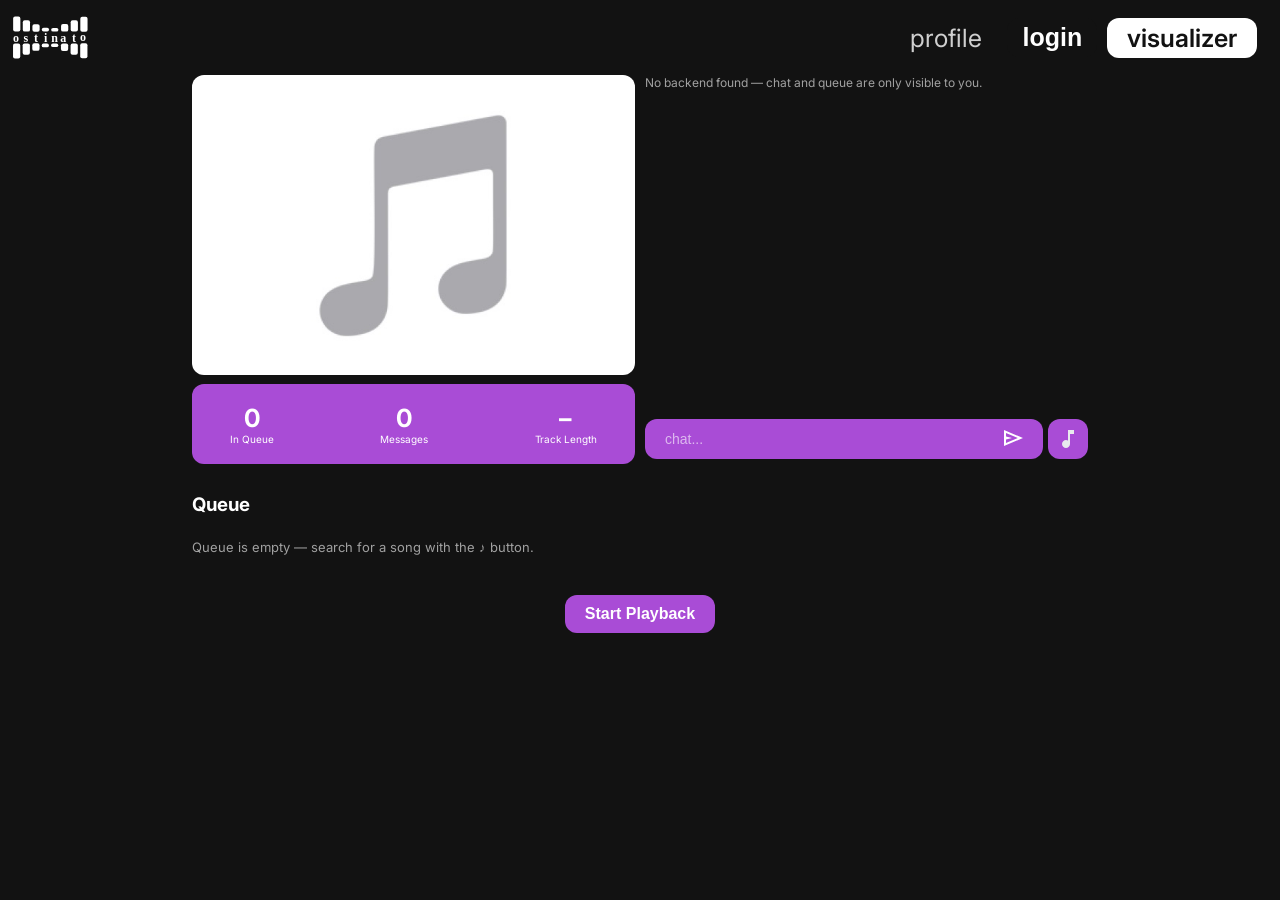
<file: index.html>
<!DOCTYPE html>
<html lang="en">
<head>
    <meta charset="UTF-8">
    <meta http-equiv="refresh" content="0; url=pages/landing/landing.html">
    <title>ostinato</title>
</head>
<body>
    <a href="pages/landing/landing.html">Go to ostinato</a>
</body>
</html>
</file>
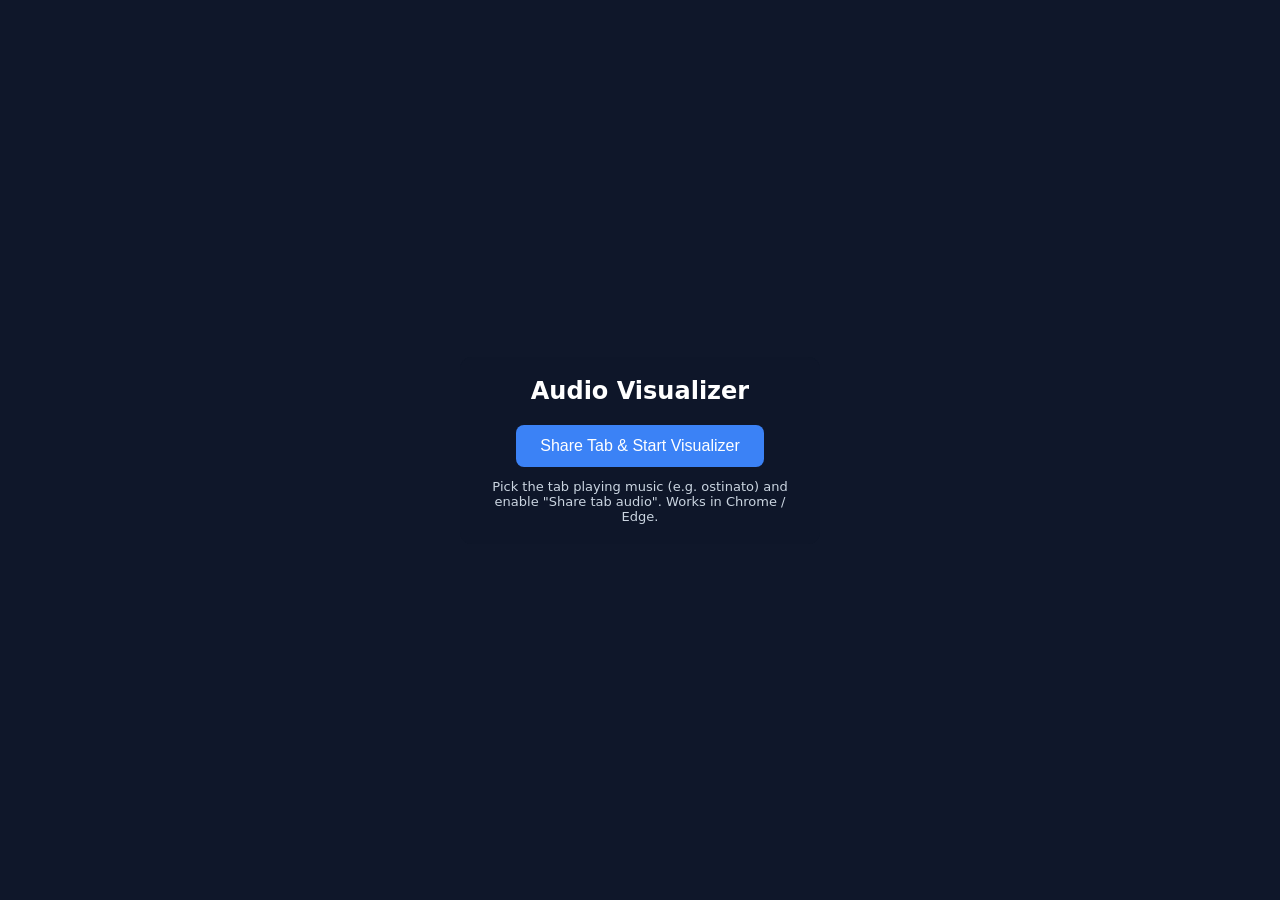
<file: visualizer/index.html>
<!DOCTYPE html>
<html lang="en">
<head>
    <meta charset="UTF-8">
    <meta name="viewport" content="width=device-width, initial-scale=1.0">
    <title>ostinato visualizer</title>
    <link rel="stylesheet" href="style.css">
</head>
<body>
    <canvas id="myCanvas"></canvas>
    <div class="controls">
        <h1>Audio Visualizer</h1>
        <button id="startButton" type="button">Share Tab &amp; Start Visualizer</button>
        <p id="hint" class="hint">Pick the tab playing music (e.g. ostinato) and enable "Share tab audio". Works in Chrome / Edge.</p>
    </div>
    <script src="visualizer.js"></script>
</body>
</html>
</file>
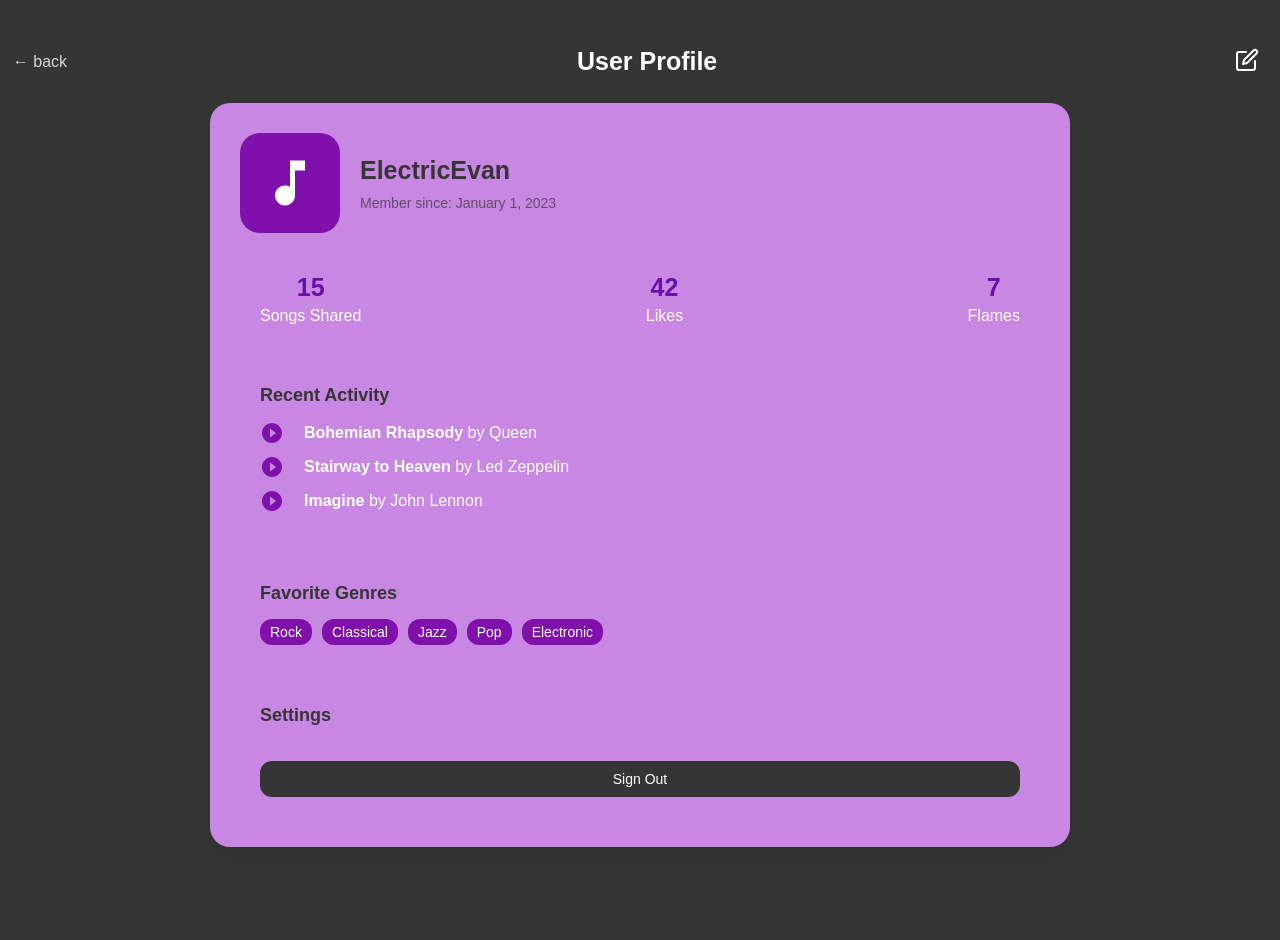
<file: pages/account/profile.html>
<!DOCTYPE html>
<html lang="en">
<head>
    <meta charset="UTF-8">
    <meta name="viewport" content="width=device-width, initial-scale=1.0">
    <title>User Profile - Music Share</title>
    <link rel="stylesheet" href="profile_styles.css">
</head>
<body>
    <header>
        <a href="../landing/landing.html" class="back-link">← back</a>
        <h1>User Profile</h1>
        <button id="edit-toggle" class="edit-button">
            <svg xmlns="http://www.w3.org/2000/svg" width="24" height="24" viewBox="0 0 24 24" fill="none" stroke="currentColor" stroke-width="2" stroke-linecap="round" stroke-linejoin="round">
                <path d="M11 4H4a2 2 0 0 0-2 2v14a2 2 0 0 0 2 2h14a2 2 0 0 0 2-2v-7"></path>
                <path d="M18.5 2.5a2.121 2.121 0 0 1 3 3L12 15l-4 1 1-4 9.5-9.5z"></path>
            </svg>
        </button>
    </header>
    <main>
        <div class="profile-header">
            <div class="profile-picture">
                <svg xmlns="http://www.w3.org/2000/svg" viewBox="0 0 24 24" width="60" height="60" fill="white">
                    <path d="M12 3v10.55c-.59-.34-1.27-.55-2-.55-2.21 0-4 1.79-4 4s1.79 4 4 4 4-1.79 4-4V7h4V3h-6z"/>
                </svg>
            </div>
            <div class="profile-info">
                <h2 id="username">Username</h2>
                <input type="text" id="username-edit" class="edit-field hidden" value="Username">
                <p>Member since: <span id="member-since">January 1, 2023</span></p>
            </div>
        </div>

        <div class="stats">
            <div class="stat">
                <div class="stat-value" id="songs-shared">0</div>
                <div>Songs Shared</div>
            </div>
            <div class="stat">
                <div class="stat-value" id="likes-received">0</div>
                <div>Likes</div>
            </div>
            <div class="stat">
                <div class="stat-value" id="flames-received">0</div>
                <div>Flames</div>
            </div>
        </div>

        <div class="recent-activity">
            <h3>Recent Activity</h3>
            <div id="activity-list"></div>
        </div>

        <div class="favorite-genres">
            <h3>Favorite Genres</h3>
            <div class="genre-list" id="genre-list"></div>
            <div id="genre-edit" class="edit-field hidden">
                <input type="text" id="new-genre" placeholder="Add new genre">
                <button id="add-genre-btn" type="button">Add Genre</button>
            </div>
        </div>

        <div class="settings">
            <h3>Settings</h3>
            <button id="sign-out-btn" class="sign-out-button">Sign Out</button>
        </div>

        <div id="edit-controls" class="hidden">
            <button id="save-changes">Save Changes</button>
            <button id="cancel-edit">Cancel</button>
        </div>
    </main>
    <script src="profile_script.js"></script>
</body>
</html>
</file>
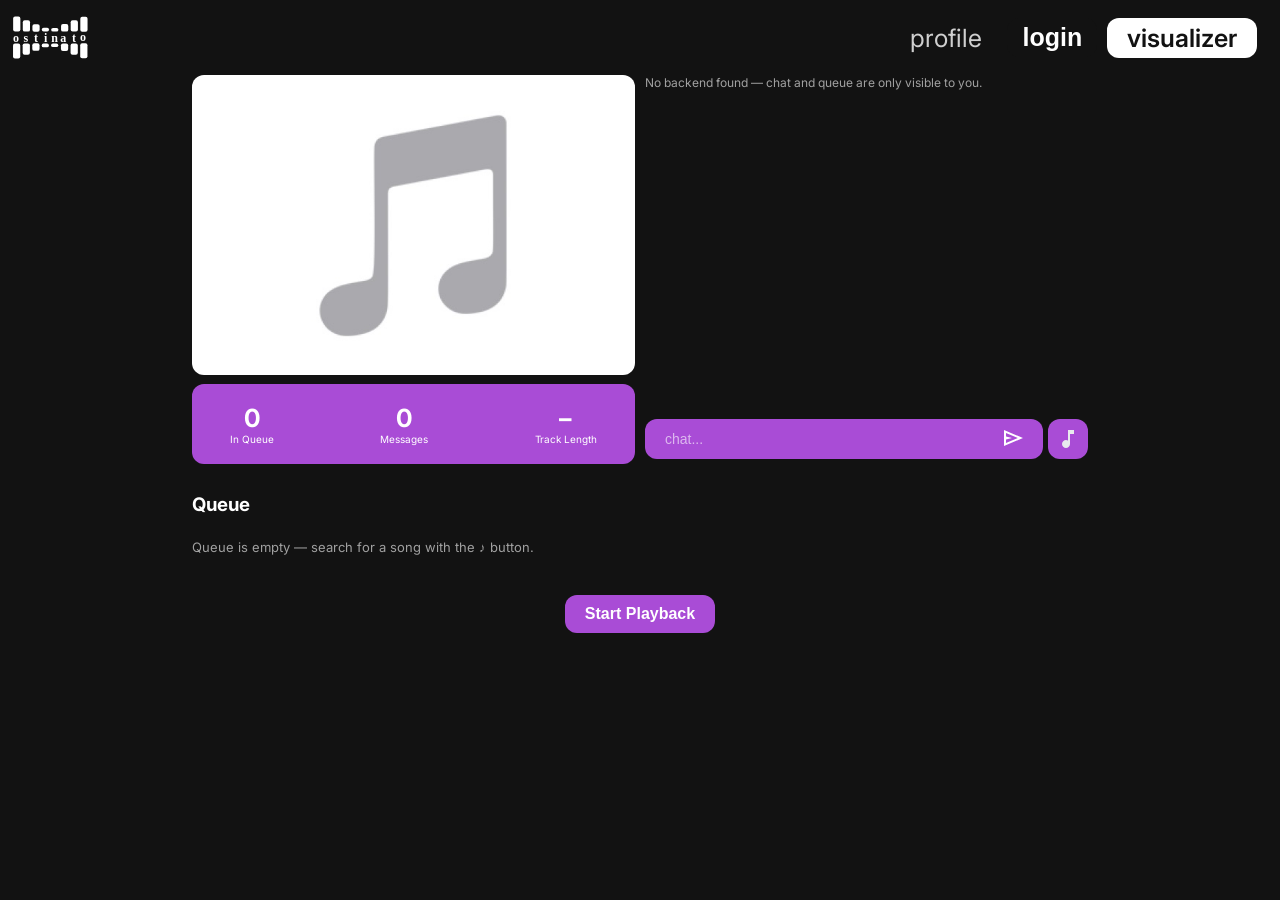
<file: pages/landing/landing.html>
<!DOCTYPE html>
<html lang="en">
  <head>
    <meta charset="UTF-8" />
    <meta name="viewport" content="width=device-width, initial-scale=1.0" />
    <title>ostinato</title>
    <link rel="stylesheet" href="landing.css" />
  </head>
  <body>
    <div id="navbar">
      <img src="../../resources/ostinato-logo.svg" alt="Ostinato Logo" class="logo" />
      <div class="login-x-join-button-wrapper">
        <a id="profile-link" class="nav-link" href="../account/profile.html">profile</a>
        <button class="login-button" type="button">
          <span>login</span>
        </button>
        <a href="../../visualizer/index.html" target="_blank" rel="noopener" class="join-button">
          <span>visualizer</span>
        </a>
      </div>
    </div>

    <div id="player-x-content-wrapper">
      <div id="player-contents">
        <div id="song-info-col">
          <div id="spotify-embed-wrapper">
            <img src="../../resources/defaultSong.jpg" alt="No song playing" id="placeholder-image" />
          </div>
          <div id="song-stats-wrapper">
            <div id="song-stat-alignment">
              <div class="stat-display">
                <h2 class="stat-number" id="stat-queue">0</h2>
                <p class="stat-label">In Queue</p>
              </div>
              <div class="stat-display">
                <h2 class="stat-number" id="stat-messages">0</h2>
                <p class="stat-label">Messages</p>
              </div>
              <div class="stat-display">
                <h2 class="stat-number" id="stat-length">–</h2>
                <p class="stat-label">Track Length</p>
              </div>
            </div>
          </div>
        </div>

        <div id="user-interactions-col">
          <p id="backend-status" class="backend-status" hidden>
            No backend found — chat and queue are only visible to you.
          </p>
          <div class="chat-wrapper">
          </div>
          <div class="chat-x-song-search-bar-wrapper">
            <div class="chat-input-x-button-wrapper active">
              <input type="text" class="chat-input" placeholder="chat..." maxlength="500" />
              <button class="send-message" type="button" aria-label="Send message">
                <svg class="send-icon" xmlns="http://www.w3.org/2000/svg" height="24px" viewBox="0 -960 960 960" width="24px" fill="inherit">
                  <path d="M120-160v-640l760 320-760 320Zm80-120 474-200-474-200v140l240 60-240 60v140Zm0 0v-400 400Z" />
                </svg>
              </button>
            </div>
            <div class="toggle-input-bar" title="Search for a song">
              <svg xmlns="http://www.w3.org/2000/svg" height="24px" viewBox="0 -960 960 960" width="24px" fill="#e8eaed">
                <path d="M400-120q-66 0-113-47t-47-113q0-66 47-113t113-47q23 0 42.5 5.5T480-418v-422h240v160H560v400q0 66-47 113t-113 47Z" />
              </svg>
            </div>
          </div>

          <div id="search-results" class="search-results"></div>
        </div>
      </div>

      <div id="upcoming-songs-wrapper">
        <h3>Queue</h3>
        <div id="queue-wrapper">
        </div>
      </div>
    </div>

    <div id="playback-controls">
      <button id="start-playback-button" type="button">Start Playback</button>
    </div>

    <script src="landing.js"></script>
    <script src="https://open.spotify.com/embed/iframe-api/v1" async></script>
  </body>
</html>
</file>
<file: visualizer/style.css>
* {
    margin: 0;
    padding: 0;
    box-sizing: border-box;
}

body {
    overflow: hidden;
    background-color: #0f172a;
    display: flex;
    flex-direction: column;
    align-items: center;
    justify-content: center;
    min-height: 100vh;
    font-family: system-ui, -apple-system, BlinkMacSystemFont, 'Segoe UI', Roboto, sans-serif;
}

canvas {
    width: 100%;
    height: 100vh;
    background-color: transparent;
    position: absolute;
    top: 0;
    left: 0;
    z-index: 1;
}

.controls {
    position: relative;
    z-index: 2;
    text-align: center;
    padding: 20px;
    background-color: rgba(15, 23, 42, 0.7);
    border-radius: 12px;
    backdrop-filter: blur(8px);
}

#startButton {
    background-color: #3b82f6;
    color: white;
    border: none;
    padding: 12px 24px;
    border-radius: 8px;
    font-size: 16px;
    cursor: pointer;
    transition: background-color 0.3s;
}

#startButton:hover {
    background-color: #2563eb;
}

h1 {
    color: white;
    margin-bottom: 20px;
    font-size: 24px;
}

.hint {
    color: #cbd5e1;
    font-size: 13px;
    margin-top: 12px;
    max-width: 320px;
}

.controls.running {
    position: fixed;
    top: 16px;
    right: 16px;
    padding: 8px;
}

.controls.running h1 {
    display: none;
}
</file>
<file: pages/account/profile_styles.css>
:root {
    --text: #fff;
    --background: #353535;
    --accent: #7F10AB;
    --accent-light: #c887e2;
    --accent-background: #c887e2;
}

body {
    background-color: var(--background);
    color: var(--text);
    width: 100vw;
    min-height: 100vh;
    margin: 0;
    font-family: "Inter", sans-serif;
    display: flex;
    flex-direction: column;
    align-items: center;
    padding: 20px 0;
}

header {
    width: 98%;
    display: flex;
    flex-direction: row;
    justify-content: space-between;
    align-items: center;
    padding: 20px 0;
}

header h1 {
    margin: 0;
    font-size: 25px;
}

main {
    width: 90%;
    max-width: 800px;
    background-color: var(--accent-light);
    border-radius: 20px;
    padding: 30px;
    display: flex;
    flex-direction: column;
    gap: 20px;
    box-shadow: 0 10px 30px rgba(0,0,0,0.1);
}

.profile-header {
    display: flex;
    align-items: center;
    gap: 20px;
}

.profile-picture {
    width: 100px;
    height: 100px;
    border-radius: 20px;
    background-color: var(--accent);
    display: flex;
    justify-content: center;
    align-items: center;
}

.profile-picture svg {
    width: 60px;
    height: 60px;
    fill: var(--text);
}

.profile-info h2 {
    margin: 0 0 10px 0;
    font-size: 25px;
    color: var(--background);
}

.profile-info p {
    margin: 0;
    font-size: 14px;
    color: var(--background);
    opacity: 0.7;
}

.stats {
    display: flex;
    justify-content: space-between;
    background-color: var(--accent-background);
    border-radius: 20px;
    padding: 20px;
}

.stat {
    text-align: center;
    display: flex;
    flex-direction: column;
    gap: 5px;
}

.stat-value {
    font-size: 25px;
    font-weight: bold;
    color: #6A0DAD;
}

.back-link {
    color: var(--text);
    text-decoration: none;
    opacity: 0.8;
}

.back-link:hover {
    opacity: 1;
}

.recent-activity, .favorite-genres, .settings {
    background-color: var(--accent-background);
    border-radius: 20px;
    padding: 20px;
}

h3 {
    margin: 0 0 15px 0;
    font-size: 18px;
    color: var(--background);
}

.song-item {
    display: flex;
    align-items: center;
    margin-bottom: 10px;
}

.song-item svg {
    margin-right: 10px;
}

.song-info {
    margin-left: 10px;
}

.genre-list {
    display: flex;
    flex-wrap: wrap;
    gap: 10px;
}

.edit-button {
    background: #353535;
    fill: #353535;
    border: none;
    color: var(--text);
    cursor: pointer;
    padding: 8px;
    border-radius: 50%;
    transition: background-color 0.3s ease;
}

.edit-button:hover svg {
    fill: var(--accent);
}

#genre-edit button {
    padding: 10px 15px;
    background-color: var(--accent);
    color: var(--text);
    border: none;
    border-radius: 12px;
    cursor: pointer;
    font-size: 14px;
    transition: all 0.3s ease;
}

#genre-edit button:hover {
    opacity: 0.9;
}

.genre-item .remove-genre {
    display: none;
    background: none;
    border: none;
    color: var(--text);
    margin-left: 5px;
    cursor: pointer;
}

.edit-mode .genre-item .remove-genre {
    display: inline;
}

.genre-item {
    background-color: var(--accent);
    color: var(--text);
    padding: 5px 10px;
    border-radius: 12px;
    display: flex;
    align-items: center;
    font-size: 14px;
}

.edit-field {
    margin-bottom: 10px;
}

.edit-field input[type="text"] {
    width: 100%;
    padding: 10px;
    margin-bottom: 10px;
    border: 1px solid var(--accent);
    border-radius: 12px;
    background-color: var(--text);
    color: var(--background);
    font-size: 14px;
}

.edit-field input[type="text"]::placeholder {
    color: var(--background);
    opacity: 0.5;
}

.hidden {
    display: none;
}

#edit-controls {
    margin-top: 20px;
    display: none;
}

.edit-mode #edit-controls {
    display: flex;
    justify-content: flex-end;
}

#edit-controls button {
    margin-right: 10px;
    padding: 10px 20px;
    background-color: #A94CD6;
    color: white;
    border: none;
    border-radius: 5px;
    cursor: pointer;
    font-size: 14px;
    transition: background-color 0.3s;
}

#edit-controls button:hover {
    border-color: white;
}

.settings {
    display: flex;
    flex-direction: column;
    gap: 10px;
}

#username-edit {
    width: 100%;
    padding: 10px;
    margin-bottom: 10px;
    border: 1px solid var(--accent);
    border-radius: 12px;
    background-color: var(--text);
    color: var(--background);
    font-size: 14px;
}

#username-edit::placeholder {
    color: var(--background);
    opacity: 0.5;
}

.profile-picture-colors {
    display: flex;
    gap: 10px;
    margin-top: 10px;
}

.profile-picture-colors.hidden {
    display: none !important;
}

.profile-color-option {
    width: 30px;
    height: 30px;
    border-radius: 50%;
    cursor: pointer;
    border: 2px solid transparent;
    transition: border-color 0.3s ease;
}

.profile-color-option.selected {
    border-color: white;
}

.sign-out-button {
    width: 100%;
    padding: 10px 15px;
    background-color: var(--background);
    color: var(--text);
    border: none;
    border-radius: 12px;
    cursor: pointer;
    font-size: 14px;
    transition: all 0.3s ease;
    margin-top: 10px;
}

.sign-out-button:hover {
    opacity: 0.9;
    background-color: var(--accent);
}
</file>
<file: pages/landing/landing.css>
@import url('https://fonts.googleapis.com/css2?family=Inter:opsz,wght@14..32,100..900&display=swap');

:root {
    --text: #fff;
    --background: #121212;
    --accent: #A94CD6;
}

body {
    background-color: var(--background);
    color: var(--text);
    width: 100vw;
    height: 100vh;
    margin: 0;
    display: flex;
    flex-direction: column;
    align-items: center;
    font-family: "Inter", sans-serif;
}

a {
    text-decoration: none;
    color: inherit;
  }

#navbar {
    display: flex;
    flex-direction: row;
    justify-content: space-between;
    align-items: center;
    width: 98%;
}

.logo {
    width: 75px;
    height: 75px;
    margin: 0;
}

.login-x-join-button-wrapper {
    display: flex;
    flex-direction: row;
    justify-content: space-between;
    align-items: center;
    gap: 10px;
    margin-right: 10px;
}

.nav-link {
    font-size: 25px;
    padding: 5px 15px;
    opacity: 0.8;
    transition: opacity 0.3s ease;
}

.nav-link:hover {
    opacity: 1;
}

.backend-status {
    margin: 0;
    font-size: 12px;
    opacity: 0.6;
}

.empty-note {
    font-size: 13px;
    opacity: 0.6;
    margin: 0;
}

.queue-item {
    display: flex;
    align-items: center;
    gap: 10px;
    padding: 8px 10px;
    border-radius: 12px;
    background-color: #1e1e1e;
}

.queue-item.current-track {
    background-color: var(--accent);
}

.queue-image {
    width: 40px;
    height: 40px;
    border-radius: 8px;
    object-fit: cover;
}

.queue-text {
    flex: 1;
    min-width: 0;
}

.queue-text p {
    white-space: nowrap;
    overflow: hidden;
    text-overflow: ellipsis;
}

.search-close {
    background: none;
    border: none;
    color: var(--text);
    font-size: 16px;
    cursor: pointer;
    opacity: 0.8;
}

.search-close:hover {
    opacity: 1;
}

a.commenter-username:hover {
    text-decoration: underline;
}

.login-button {
    padding: 5px 15px;
    border-radius: 12px;
    color: var(--text);
    background-color: var(--background);
    font-size: 25px;
    font-weight: 600;
    border: none;
    transition: all 1s ease;
    cursor: pointer;
}

.login-button span {
    display: inline-block;
    transition: all 0.5s ease;
}

.login-button:hover span {
    animation: dashedText 0.5s linear infinite;
    -webkit-mask-image: linear-gradient(90deg, var(--text) 50%, transparent 50%);
    -webkit-mask-size: 5px 100%;
    -webkit-mask-repeat: repeat-x;
    mask-image: linear-gradient(90deg, var(--text) 50%, transparent 50%);
    mask-size: 5px 100%;
    mask-repeat: repeat-x;
}

@keyframes dashedText {
    0% {
        -webkit-mask-position: 0 0;
        mask-position: 0 0;
    }
    100% {
        -webkit-mask-position: -5px 0;
        mask-position: -5px 0;
    }
}

.join-button {
    padding: 5px 20px;
    border-radius: 12px;
    background-color: var(--text);
    font-size: 25px;
    font-weight: 600;
    border: none;
    position: relative;
    cursor: pointer;
    transition: all 0.3s ease;
    overflow: hidden;
}

.join-button span {
    position: relative;
    z-index: 10;
    color: var(--background);
}

.join-button::after {
    content: '';
    position: absolute;
    top: 0;
    left: 0;
    width: 100%;
    height: 100%;
    background-color: var(--text);
    opacity: 0;
    transition: opacity 0.3s ease;
    z-index: 1;
    animation: dashedButton 0.5s linear infinite;
    -webkit-mask-image: linear-gradient(180deg, black 50%, transparent 50%);
    -webkit-mask-size: 100% 5px;
    -webkit-mask-repeat: repeat-y;
    mask-image: linear-gradient(180deg, black 50%, transparent 50%);
    mask-size: 100% 5px;
    mask-repeat: repeat-y;
}

.join-button:hover {
    background-color: var(--background);
}

.join-button:hover::after {
    opacity: 1;
}

@keyframes dashedButton {
    0% {
        -webkit-mask-position: 0 0;
        mask-position: 0 0;
    }
    100% {
        -webkit-mask-position: 0 -5px;
        mask-position: 0 -5px;
    }
}

#player-x-content-wrapper {
    display: flex;
    flex-direction: column;
    gap: 10px;
    width: auto;
    height: 500px;
}

#player-contents {
    display: flex;
    flex-direction: row;
    justify-content: space-between;
    gap: 10px;
    width: 70vw;
    height: 440px;
}

#song-info-col {
    width: 50%;
    height: 100%;
    display: flex;
    flex-direction: column;
    gap: 5px;
}

#song-stats-wrapper {
    background-color: var(--accent);
    width: 100%;
    height: 80px;
    display: flex;
    justify-content: center;
    align-items: center;
    border-radius: 12px;
}

#song-stat-alignment {
    width: 85%;
    height: 100%;
    display: flex;
    flex-direction: row;
    justify-content: space-between;
}

.stat-display {
    display: flex;
    flex-direction: column;
    align-self: center;
    text-align: center;
    height: 60px;
    height: auto;
    margin: 5px;
    color: var(--text);
}

.stat-number {
    font-size: 25px;
    margin: 0;
}

.stat-label {
    font-size: 10px;
    margin: 0;
}

#upcoming-songs-wrapper {
    width: 50%;
    height: auto;
    display: flex;
    flex-direction: column;
    justify-content: flex-start;
    gap: 5px;
}

#queue-wrapper {
    width: 100%;
    height: 200px;
    display: flex;
    flex-direction: column;
    gap: 5px;
    justify-content: flex-start;
    overflow-y: auto;
    position: relative;
    padding-bottom: 20px;
    mask-image: linear-gradient(
        to bottom,
        black calc(100% - 50px),
        transparent 100%
    );
    -webkit-mask-image: linear-gradient(
        to bottom,
        black calc(100% - 50px),
        transparent 100%
    );
    scroll-behavior: smooth;
}

.chat-wrapper::-webkit-scrollbar,
#queue-wrapper::-webkit-scrollbar {
    display: none;
}

.chat-wrapper,
#queue-wrapper {
    -ms-overflow-style: none;
    scrollbar-width: none;
}

.example-image {
    width: 40px;
    height: 40px;
    border-radius: 12px;
    background-color: var(--accent);
}

.upcoming-song-display-wrapper {
    width: 100%;
    height: 40px;
    display: flex;
    flex-direction: row;
    justify-content: flex-start;
    align-items: center;
    gap: 10px;
}

.song-display-text-wrapper {
    display: flex;
    flex-direction: column;
    flex: 1;
}

.song-length {
    color: var(--text);
    opacity: 0.8;
    font-size: 12px;
    margin: 0;
    padding-right: 10px;
}

.song-display-title {
    font-weight: 800;
    font-size: 15px;
    margin: 0;
}

.artist-name {
    margin: 0;
    font-weight: 300;
    font-size: 10px;
}

#user-interactions-col {
    width: 50%;
    height: 100%;
    display: flex;
    flex-direction: column;
    justify-content: flex-end;
    gap: 5px;
    min-height: 0;
}

.chat-wrapper {
    display: flex;
    flex-direction: column;
    justify-content: flex-start;
    gap: 5px;
    flex: 1;
    min-height: 0;
    overflow-y: auto;
    position: relative;
    padding-bottom: 10px;
    mask-image: linear-gradient(
        to top,
        black calc(100% - 50px),
        transparent 100%
    );
    -webkit-mask-image: linear-gradient(
        to top,
        black calc(100% - 50px),
        transparent 100%
    );
    scroll-behavior: smooth;
}

.chat-wrapper::-webkit-scrollbar {
    display: none;
}

.chat-wrapper {
    -ms-overflow-style: none;
    scrollbar-width: none;
}

.comment-x-time-stamp-wrapper {
    display: flex;
    flex-direction: row;
    width: 100%;
    justify-content: space-between;
}

.comment-wrapper {
    display: flex;
    flex-direction: row;
    justify-content: flex-start;
    align-items: start;
    gap: 5px;
}

.commenter {
    display: flex;
    flex-direction: row;
    justify-content: center;
    align-items: center;
    gap: 5px;
}

.example-pfp {
    width: 20px;
    height: 20px;
    border-radius: 12px;
    background-color: var(--text);
}

.commenter-username {
    font-weight: bold;
    margin: 0;
}

.comment {
    margin: 0;
}

.time-stamp {
    font-size: 10px;
    opacity: 80%;
    margin: 0;
}

.chat-x-song-search-bar-wrapper {
    display: flex;
    flex-direction: row;
    justify-content: flex-end;
    gap: 5px;
    width: 100%;
}

.toggle-input-bar {
    width: 40px;
    height: 40px;
    background-color: var(--accent);
    border-radius: 12px;
    border: none;
    color: var(--text);
    text-align: center;
    cursor: pointer;
    transition: all 0.5s cubic-bezier(.6,.22,.5,.97);
    display: flex;
    justify-content: center;
    align-items: center;
    flex: 0 0 40px;
}

.toggle-input-bar.active {
    display: flex;
    justify-content: space-between;
    align-items: center;
    padding: 0 10px;
    gap: 5px;
    flex: 1 1 auto;
}

.toggle-input-bar .song-input {
    background: transparent;
    border: none;
    color: var(--text);
    font-size: 14px;
    width: 100%;
    padding: 8px 0;
}

.toggle-input-bar .song-input::placeholder {
    color: var(--text);
    opacity: 0.6;
}

.toggle-input-bar .song-input:focus {
    outline: none;
}

.chat-input-x-button-wrapper {
    display: flex;
    flex-direction: row;
    justify-content: space-between;
    align-items: center;
    gap: 5px;
    height: 40px;
    background-color: var(--accent);
    border-radius: 12px;
    transition: all 0.5s cubic-bezier(.6,.22,.5,.97);
    overflow: hidden;
    flex: 0 1 0%;
    width: 0;
    padding: 0;
    border: none;
}

.chat-input-x-button-wrapper.active {
    flex: 1 1 auto;
    width: auto;
    padding: 0 10px;
    border: none;
}

.chat-input {
    width: 80%;
    height: 20px;
    border-radius: 12px;
    border: none;
    background-color: transparent;
    color: var(--text);
    padding: 5px 10px;
    transition: all 0.3s ease;
    font-size: 14px;
}

.chat-input::placeholder {
    color: var(--text);
    opacity: 60%;
    transition: all 0.2s ease;
}

.chat-input:focus::placeholder {
    opacity: 0%;
}

.chat-input:focus {
    outline: none;
}

.send-message {
    width: 40px;
    height: 40px;
    border-radius: 12px;
    border: none;
    color: var(--text);
    background-color: transparent;
    text-align: center;
    cursor: pointer;
    transition: all 0.3s ease;
}

.send-icon,
.search-icon,
.music-icon {
    width: 24px;
    height: 24px;
    fill: var(--text);
    transition: all 0.3s ease;
    flex-shrink: 0;
}

.send-message:hover .send-icon {
    fill: var(--background);
}

.toggle-input-bar:hover .search-icon,
.toggle-input-bar:hover .music-icon {
    fill: var(--background);
}

.chat-input::-webkit-outer-spin-button,
.chat-input::-webkit-inner-spin-button,
.song-input::-webkit-outer-spin-button,
.song-input::-webkit-inner-spin-button {
    -webkit-appearance: none;
    margin: 0;
}

.chat-input[type=number],
.song-input[type=number] {
    -moz-appearance: textfield;
}

#spotify-embed-wrapper {
    width: 100%;
    max-width: 500px;
}

#spotify-player,
#placeholder-image {
    width: 100%;
    border-radius: 12px;
}

#placeholder-image {
    height: 300px;
    object-fit: cover;
}

#search-results {
    max-height: 200px;
    overflow-y: auto;
    padding-right: 10px;
}

#search-results::-webkit-scrollbar {
    display: none;
}

#search-results {
    -ms-overflow-style: none;
    scrollbar-width: none;
}

#playback-controls {
    margin-top: 20px;
}

#playback-controls button {
    padding: 10px 20px;
    border-radius: 12px;
    background-color: var(--accent);
    color: var(--text);
    font-size: 16px;
    font-weight: bold;
    border: none;
    cursor: pointer;
    transition: background-color 0.3s ease;
}

#playback-controls button:hover {
    background-color: #8c3bb4;
}

.track-item {
    display: flex;
    align-items: center;
    margin-bottom: 10px;
    background-color: var(--accent);
    border-radius: 12px;
    padding: 10px;
}

.track-image {
    width: 50px;
    height: 50px;
    margin-right: 10px;
    border-radius: 8px;
}

.track-info {
    flex-grow: 1;
    display: flex;
    flex-direction: column;
}

.song-display-title {
    font-weight: 800;
    font-size: 15px;
    margin: 0;
    color: var(--text);
}

.artist-name {
    margin: 0;
    font-weight: 300;
    font-size: 12px;
    color: var(--text);
    opacity: 0.8;
}

.add-to-queue-button {
    padding: 5px 15px;
    border-radius: 12px;
    background-color: var(--background);
    color: var(--text);
    font-size: 14px;
    font-weight: bold;
    border: none;
    cursor: pointer;
    transition: background-color 0.3s ease;
}

.add-to-queue-button:hover {
    background-color: #8c3bb4;
}

.chat-wrapper::-webkit-scrollbar,
#queue-wrapper::-webkit-scrollbar,
#search-results::-webkit-scrollbar {
    display: none;
}

.chat-wrapper,
#queue-wrapper,
#search-results {
    -ms-overflow-style: none;
    scrollbar-width: none;
}

.upcoming-song-display-wrapper,
.track-item {

    display: flex;
    align-items: center;
    background-color: var(--accent);
    border-radius: 12px;
    padding: 10px;
    margin-bottom: 5px;
}
</file>
